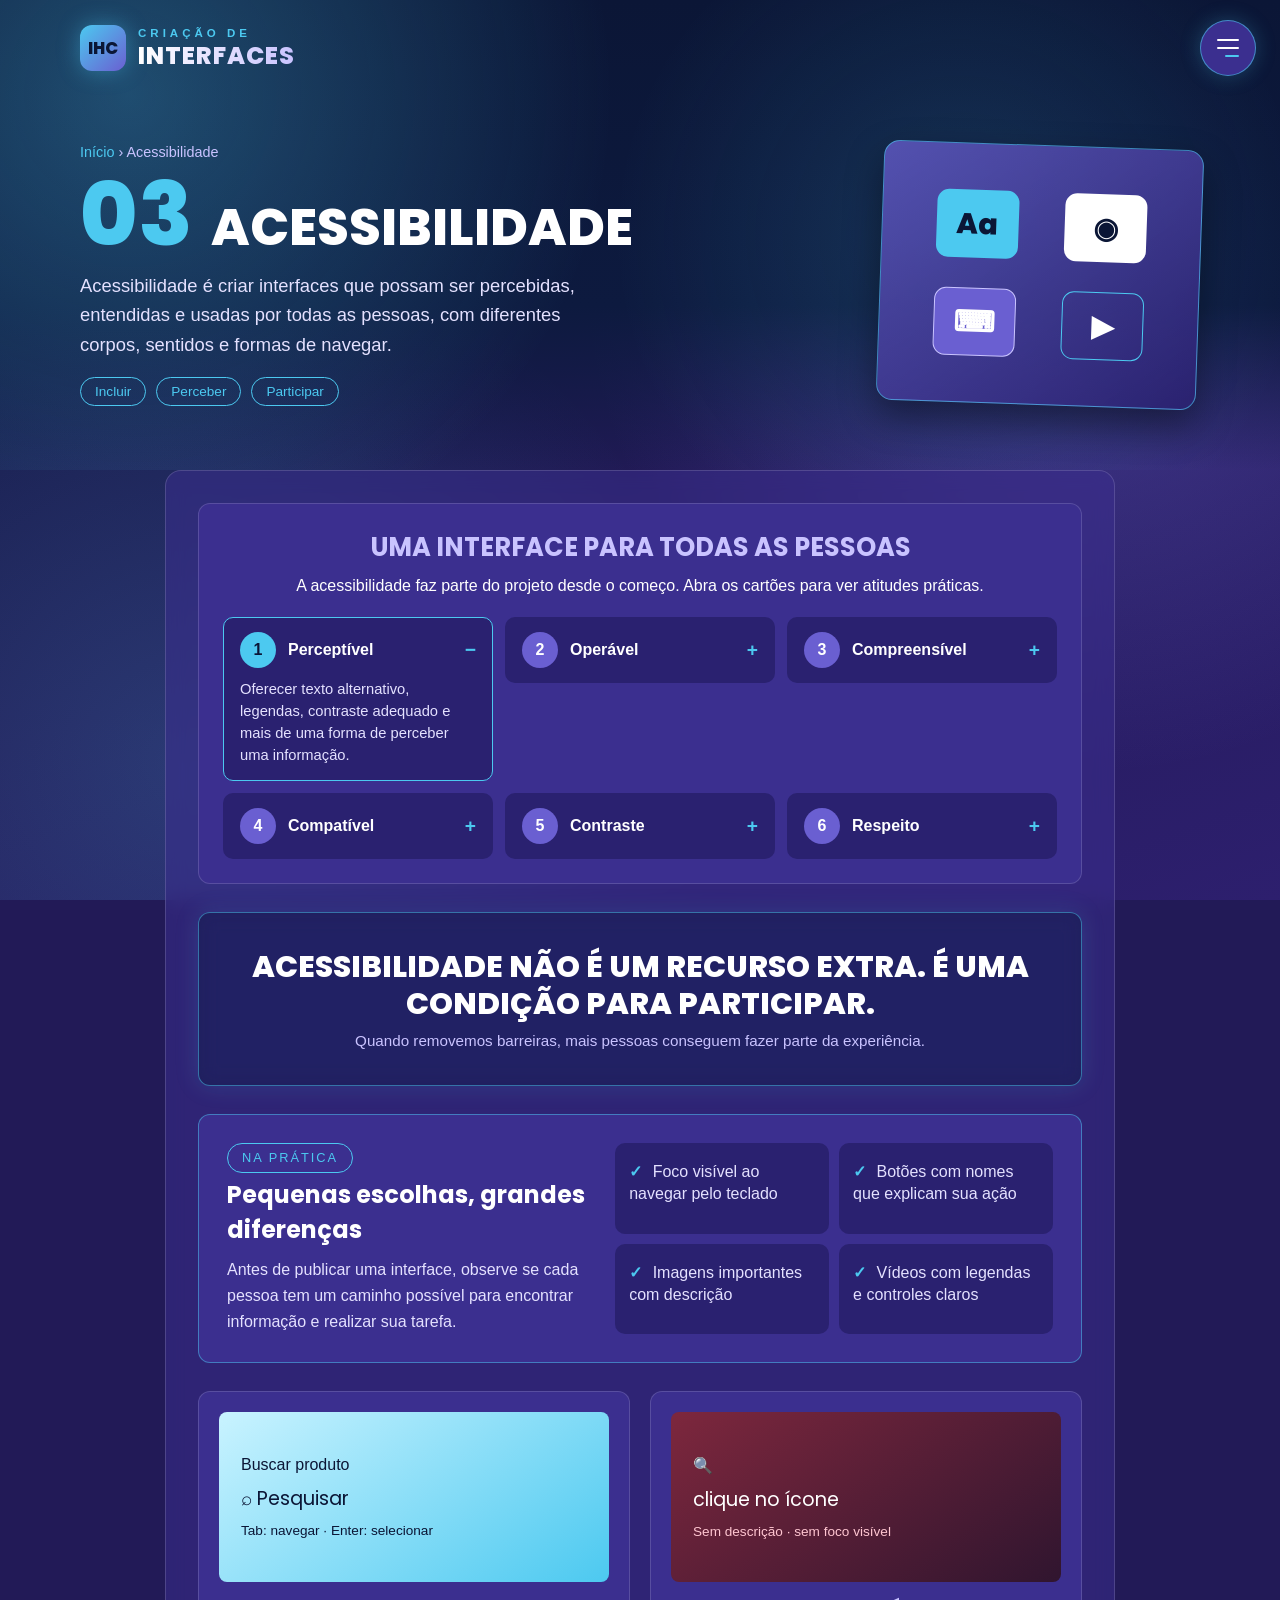
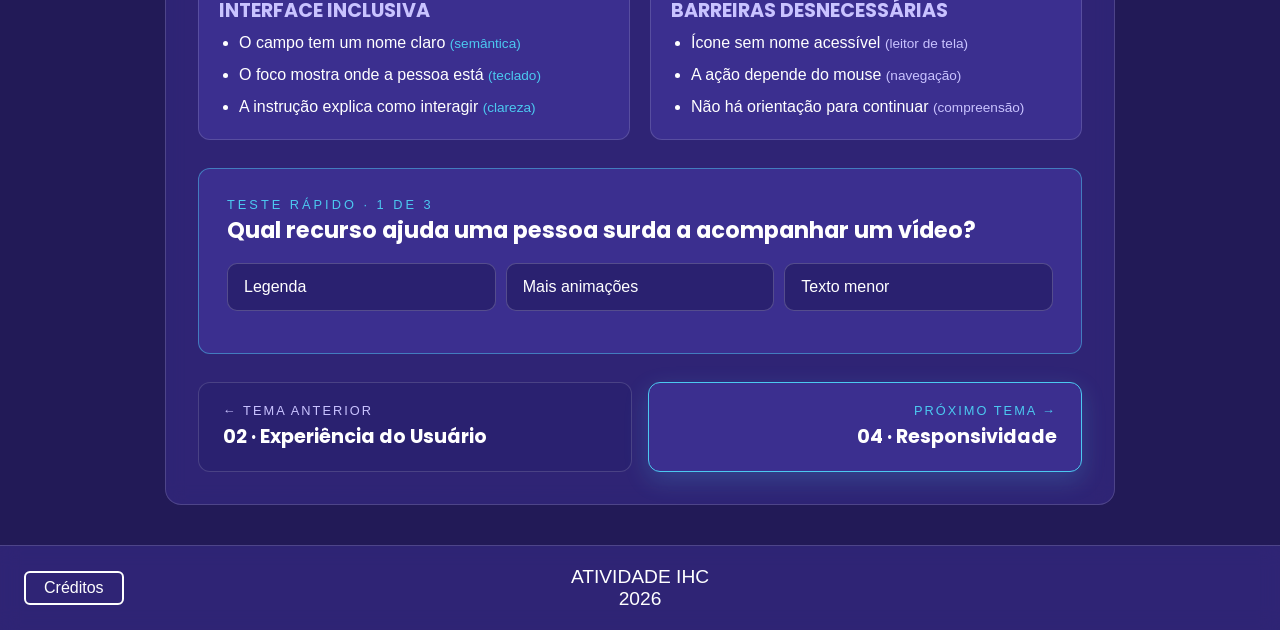
<file: acessibilidade.html>
<!DOCTYPE html>
<html lang="pt-BR">
<head>
    <meta charset="UTF-8">
    <meta name="viewport" content="width=device-width, initial-scale=1.0">
    <title>Acessibilidade | Criação de Interfaces</title>
    <link rel="preconnect" href="https://fonts.googleapis.com">
    <link href="https://fonts.googleapis.com/css2?family=Poppins:wght@600;700;800&display=swap" rel="stylesheet">
    <link rel="stylesheet" href="style.css">
    <link rel="stylesheet" href="usabilidade.css">
    <link rel="stylesheet" href="acessibilidade.css">
</head>
<body>
    <button class="botao-menu" aria-label="Abrir menu" aria-expanded="false" aria-controls="menu-lista">
        <span></span><span></span><span></span>
    </button>
    <nav class="menu-lista" id="menu-lista" aria-label="Menu principal">
        <ul>
            <li><a href="index.html"><span>00</span>Início</a></li>
            <li><a href="usabilidade.html"><span>01</span>Usabilidade</a></li>
            <li><a href="ux.html"><span>02</span>Experiência do Usuário</a></li>
            <li><a href="acessibilidade.html" aria-current="page"><span>03</span>Acessibilidade</a></li>
            <li><a href="responsividade.html"><span>04</span>Responsividade</a></li>
        </ul>
    </nav>
    <div class="menu-fundo"></div>

    <section class="inicio">
        <header class="cabecalho">
            <a href="index.html" class="logo">
                <span class="logo-icone" aria-hidden="true">IHC</span>
                <span class="logo-texto"><span class="logo-pequeno">Criação de</span><span class="logo-grande">Interfaces</span></span>
            </a>
        </header>
        <div class="inicio-conteudo">
            <div class="tema-texto">
                <nav class="caminho" aria-label="Caminho"><a href="index.html">Início</a> <span aria-hidden="true">›</span> Acessibilidade</nav>
                <div class="tema-titulo"><span class="tema-numero" aria-hidden="true">03</span><h1>Acessibilidade</h1></div>
                <p class="tema-descricao">Acessibilidade é criar interfaces que possam ser percebidas, entendidas e usadas por todas as pessoas, com diferentes corpos, sentidos e formas de navegar.</p>
                <div class="etiquetas"><span class="etiqueta">Incluir</span><span class="etiqueta">Perceber</span><span class="etiqueta">Participar</span></div>
            </div>
            <div class="acessibilidade-hero" role="img" aria-label="Símbolos representando diferentes formas de interação">
                <span class="acesso-simbolo">Aa</span><span class="acesso-simbolo">◉</span><span class="acesso-simbolo">⌨</span><span class="acesso-simbolo">▶</span>
            </div>
        </div>
    </section>

    <main class="conteudo">
        <section class="secao">
            <h2>Uma interface para todas as pessoas</h2>
            <p class="secao-intro">A acessibilidade faz parte do projeto desde o começo. Abra os cartões para ver atitudes práticas.</p>
            <div class="heuristicas acesso-principios">
                <details class="heuristica" open><summary><span class="numero">1</span>Perceptível</summary><p>Oferecer texto alternativo, legendas, contraste adequado e mais de uma forma de perceber uma informação.</p></details>
                <details class="heuristica"><summary><span class="numero">2</span>Operável</summary><p>Permitir que tudo funcione pelo teclado, sem depender apenas de mouse, toque ou movimentos precisos.</p></details>
                <details class="heuristica"><summary><span class="numero">3</span>Compreensível</summary><p>Usar linguagem clara, navegação previsível e mensagens que ajudem a corrigir erros.</p></details>
                <details class="heuristica"><summary><span class="numero">4</span>Compatível</summary><p>Construir com HTML semântico para funcionar com leitores de tela, navegadores e tecnologias assistivas.</p></details>
                <details class="heuristica"><summary><span class="numero">5</span>Contraste</summary><p>Garantir que textos e controles possam ser identificados mesmo por quem tem baixa visão ou está em uma tela com pouco brilho.</p></details>
                <details class="heuristica"><summary><span class="numero">6</span>Respeito</summary><p>Não usar acessibilidade como barreira: dar tempo, escolha e controle para cada pessoa concluir sua tarefa.</p></details>
            </div>
        </section>

        <section class="destaque">
            <p class="destaque-frase">Acessibilidade não é um recurso extra. É uma condição para participar.</p>
            <p class="destaque-fonte">Quando removemos barreiras, mais pessoas conseguem fazer parte da experiência.</p>
        </section>

        <section class="acesso-checklist" aria-labelledby="checklist-titulo">
            <div>
                <p class="selo">Na prática</p>
                <h2 id="checklist-titulo">Pequenas escolhas, grandes diferenças</h2>
                <p>Antes de publicar uma interface, observe se cada pessoa tem um caminho possível para encontrar informação e realizar sua tarefa.</p>
            </div>
            <ul>
                <li><span aria-hidden="true">✓</span> Foco visível ao navegar pelo teclado</li>
                <li><span aria-hidden="true">✓</span> Botões com nomes que explicam sua ação</li>
                <li><span aria-hidden="true">✓</span> Imagens importantes com descrição</li>
                <li><span aria-hidden="true">✓</span> Vídeos com legendas e controles claros</li>
            </ul>
        </section>

        <section class="exemplos">
            <div class="exemplo">
                <div class="exemplo-imagem acesso-exemplo acesso-positivo"><span>Buscar produto</span><strong>⌕  Pesquisar</strong><small>Tab: navegar · Enter: selecionar</small></div>
                <h3>Interface inclusiva</h3>
                <ul><li>O campo tem um nome claro <span>(semântica)</span></li><li>O foco mostra onde a pessoa está <span>(teclado)</span></li><li>A instrução explica como interagir <span>(clareza)</span></li></ul>
            </div>
            <div class="exemplo exemplo-ruim">
                <div class="exemplo-imagem acesso-exemplo acesso-negativo"><span>🔍</span><strong>clique no ícone</strong><small>Sem descrição · sem foco visível</small></div>
                <h3>Barreiras desnecessárias</h3>
                <ul><li>Ícone sem nome acessível <span>(leitor de tela)</span></li><li>A ação depende do mouse <span>(navegação)</span></li><li>Não há orientação para continuar <span>(compreensão)</span></li></ul>
            </div>
        </section>

        <section class="quiz">
            <p class="quiz-contador">Teste rápido · <span id="quiz-numero">1</span> de 3</p>
            <h2 class="quiz-pergunta" id="quiz-pergunta"></h2>
            <div class="quiz-opcoes" id="quiz-opcoes"></div>
            <p class="quiz-resposta" id="quiz-resposta" aria-live="polite"></p>
            <button class="quiz-proxima" id="quiz-proxima" hidden>Próxima →</button>
        </section>

        <nav class="navegacao-temas" aria-label="Navegar entre temas">
            <a href="ux.html" class="nav-tema"><span class="nav-tema-dica">← Tema anterior</span><span class="nav-tema-nome">02 · Experiência do Usuário</span></a>
            <a href="responsividade.html" class="nav-tema nav-proximo"><span class="nav-tema-dica">Próximo tema →</span><span class="nav-tema-nome">04 · Responsividade</span></a>
        </nav>
    </main>
    <footer class="rodape"><a href="#" class="btn-creditos">Créditos</a><p>Atividade IHC<br>2026</p></footer>
    <script src="script.js"></script>
    <script src="acessibilidade.js"></script>
</body>
</html>
</file>
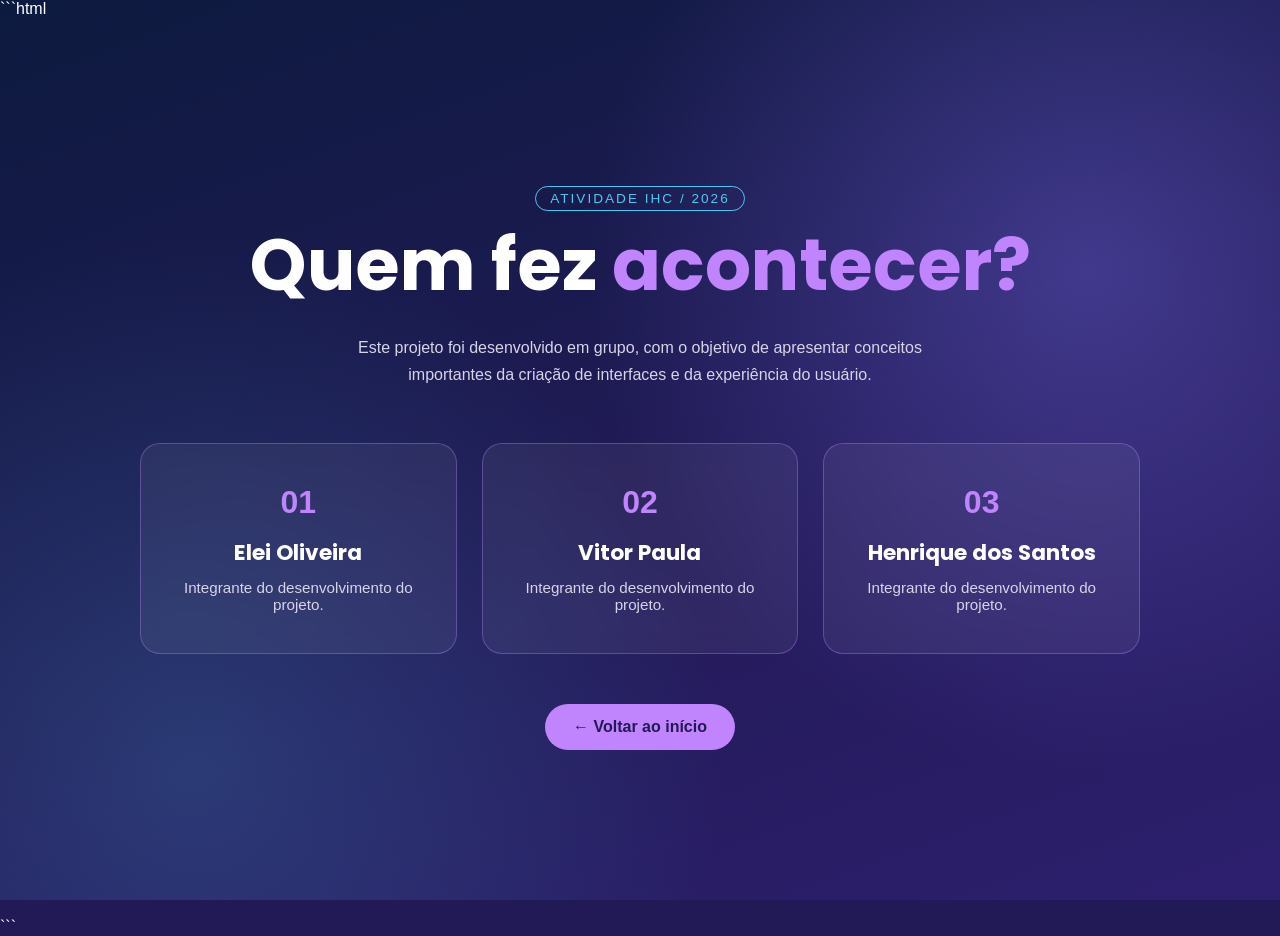
<file: creditos.html>
```html
<!DOCTYPE html>
<html lang="pt-BR">
<head>
    <meta charset="UTF-8">
    <meta name="viewport" content="width=device-width, initial-scale=1.0">
    <title>Créditos | Criação de Interfaces</title>
    <link rel="preconnect" href="https://fonts.googleapis.com">
    <link href="https://fonts.googleapis.com/css2?family=Poppins:wght@400;600;700;800&display=swap" rel="stylesheet">
    <link rel="stylesheet" href="style.css">
    <link rel="stylesheet" href="responsividade.css">

    <style>
        .creditos {
            min-height: 100vh;
            padding: 100px 8%;
            display: flex;
            flex-direction: column;
            align-items: center;
            justify-content: center;
            text-align: center;
        }

        .creditos h1 {
            font-size: clamp(2.5rem, 6vw, 4.5rem);
            margin-bottom: 15px;
        }

        .creditos h1 span {
            color: #c084fc;
        }

        .creditos-descricao {
            color: #d8d4e8;
            max-width: 600px;
            margin-bottom: 55px;
            line-height: 1.7;
        }

        .creditos-grade {
            display: grid;
            grid-template-columns: repeat(3, 1fr);
            gap: 25px;
            width: 100%;
            max-width: 1000px;
        }

        .integrante {
            padding: 40px 20px;
            border: 1px solid rgba(192, 132, 252, 0.35);
            border-radius: 20px;
            background: rgba(255, 255, 255, 0.06);
            backdrop-filter: blur(10px);
            transition: 0.3s;
        }

        .integrante:hover {
            transform: translateY(-8px);
            border-color: #c084fc;
        }

        .integrante-numero {
            font-size: 2rem;
            font-weight: 800;
            color: #c084fc;
            display: block;
            margin-bottom: 15px;
        }

        .integrante h2 {
            font-size: 1.35rem;
            margin-bottom: 10px;
        }

        .integrante p {
            color: #d8d4e8;
            font-size: 0.95rem;
        }

        .voltar {
            margin-top: 50px;
            padding: 14px 28px;
            border-radius: 30px;
            background: #c084fc;
            color: #221a57;
            text-decoration: none;
            font-weight: 700;
            transition: 0.3s;
        }

        .voltar:hover {
            transform: scale(1.05);
            background: #d8b4fe;
        }

        @media (max-width: 750px) {
            .creditos-grade {
                grid-template-columns: 1fr;
                max-width: 400px;
            }
        }
    </style>
</head>

<body>

    <main class="creditos">
        <p class="selo">Atividade IHC / 2026</p>

        <h1>Quem fez <span>acontecer?</span></h1>

        <p class="creditos-descricao">
            Este projeto foi desenvolvido em grupo, com o objetivo de apresentar
            conceitos importantes da criação de interfaces e da experiência do usuário.
        </p>

        <div class="creditos-grade">

            <article class="integrante">
                <span class="integrante-numero">01</span>
                <h2>Elei Oliveira</h2>
                <p>Integrante do desenvolvimento do projeto.</p>
            </article>

            <article class="integrante">
                <span class="integrante-numero">02</span>
                <h2>Vitor Paula</h2>
                <p>Integrante do desenvolvimento do projeto.</p>
            </article>

            <article class="integrante">
                <span class="integrante-numero">03</span>
                <h2>Henrique dos Santos</h2>
                <p>Integrante do desenvolvimento do projeto.</p>
            </article>

        </div>

        <a href="index.html" class="voltar">← Voltar ao início</a>
    </main>

</body>
</html>
```
</file>
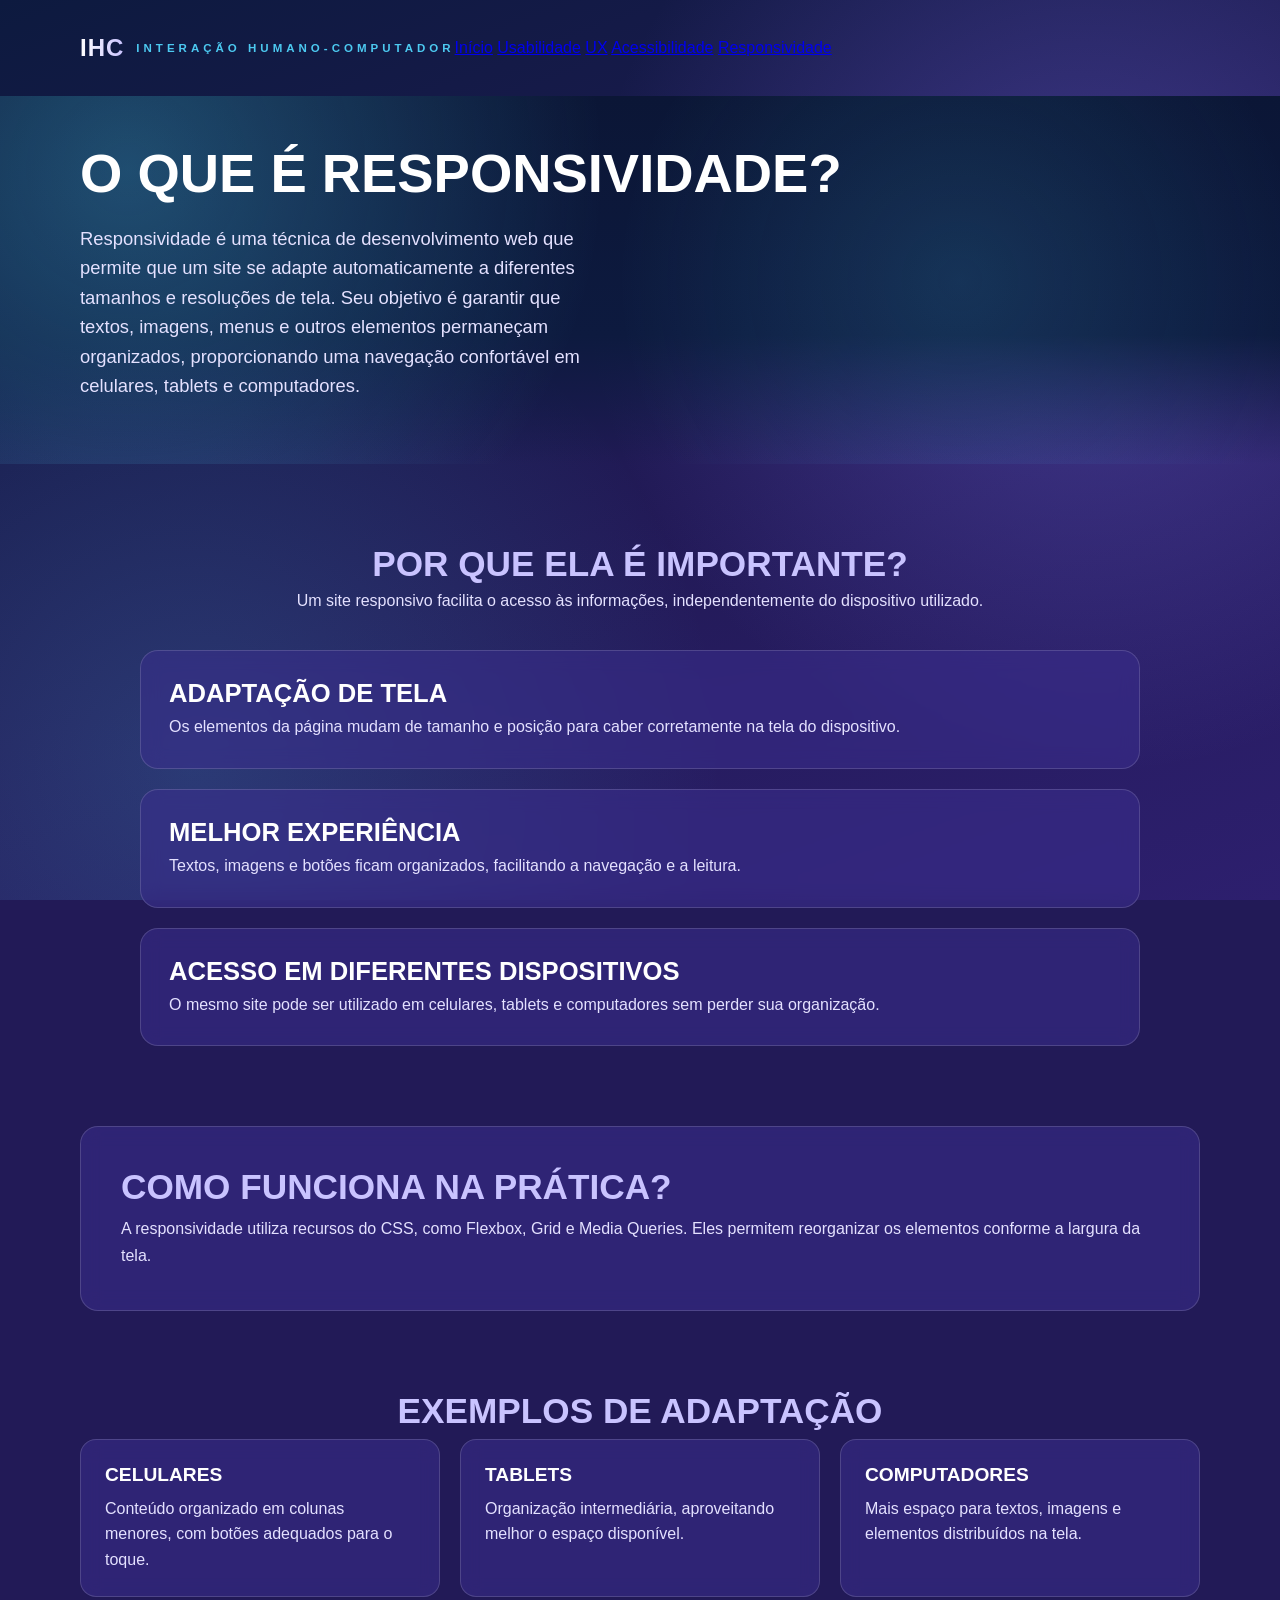
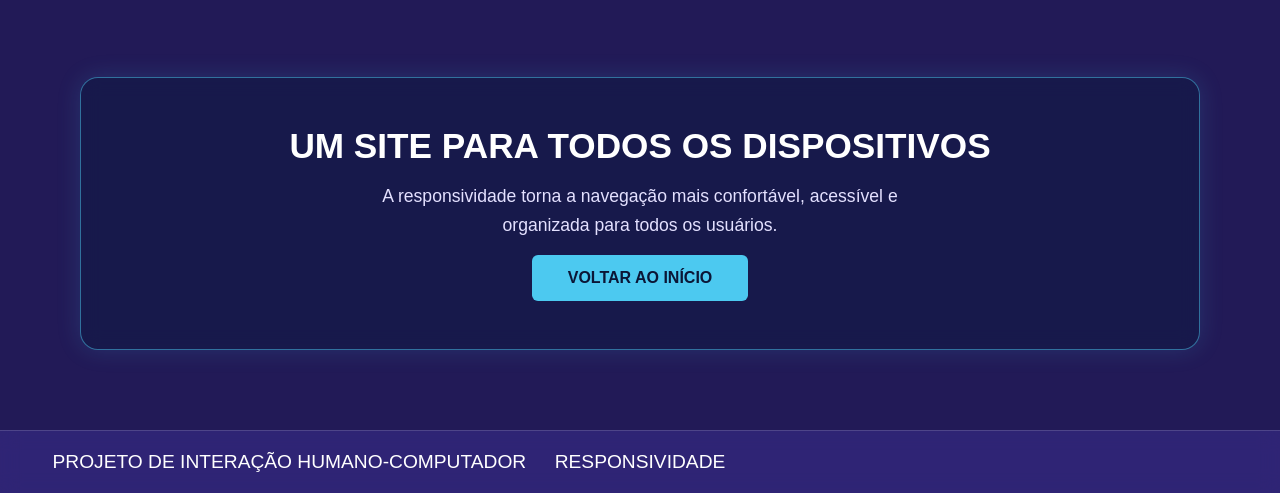
<file: responsividade.html>
<!DOCTYPE html>
<html lang="pt-BR">
<head>
    <meta charset="UTF-8">
    <meta name="viewport" content="width=device-width, initial-scale=1.0">
    <title>Responsividade - Projeto IHC</title>

    <link rel="stylesheet" href="style.css">
    <link rel="stylesheet" href="responsividade.css">
</head>
<body>

   <header class="cabecalho">
    <a href="index.html" class="logo">
        <span class="logo-grande">IHC</span>
        <span class="logo-pequeno">INTERAÇÃO HUMANO-COMPUTADOR</span>
    </a>

    <nav aria-label="Navegação principal">
        <a href="index.html">Início</a>
        <a href="usabilidade.html">Usabilidade</a>
        <a href="ux.html">UX</a>
        <a href="acessibilidade.html">Acessibilidade</a>
        <a href="responsividade.html">Responsividade</a>
    </nav>
</header>

<main>
        <section class="inicio">
            <div class="inicio-conteudo">
                <div class="inicio-texto">
                    <h1 class="inicio-titulo">O que é Responsividade?</h1>

                    <p class="inicio-descricao">
    Responsividade é uma técnica de desenvolvimento web que permite
    que um site se adapte automaticamente a diferentes tamanhos
    e resoluções de tela. Seu objetivo é garantir que textos,
    imagens, menus e outros elementos permaneçam organizados,
    proporcionando uma navegação confortável em celulares,
    tablets e computadores.
</p>
                </div>
            </div>
        </section>

        <section class="jornada">
            <div class="jornada-topo">
                <h2>Por que ela é importante?</h2>
                <p>
                    Um site responsivo facilita o acesso às informações,
                    independentemente do dispositivo utilizado.
                </p>
            </div>

            <article class="passo">
                <div class="passo-texto">
                    <h3>Adaptação de tela</h3>
                    <p>
                        Os elementos da página mudam de tamanho e posição
                        para caber corretamente na tela do dispositivo.
                    </p>
                </div>
            </article>

            <article class="passo">
                <div class="passo-texto">
                    <h3>Melhor experiência</h3>
                    <p>
                        Textos, imagens e botões ficam organizados,
                        facilitando a navegação e a leitura.
                    </p>
                </div>
            </article>

            <article class="passo">
                <div class="passo-texto">
                    <h3>Acesso em diferentes dispositivos</h3>
                    <p>
                        O mesmo site pode ser utilizado em celulares,
                        tablets e computadores sem perder sua organização.
                    </p>
                </div>
            </article>
        </section>

        <section class="conexao">
            <div class="conexao-texto">
                <h2>Como funciona na prática?</h2>
                <p>
                    A responsividade utiliza recursos do CSS, como Flexbox,
                    Grid e Media Queries. Eles permitem reorganizar os
                    elementos conforme a largura da tela.
                </p>
            </div>
        </section>

        <section class="aplica">
            <h2>Exemplos de adaptação</h2>

            <div class="aplica-grade">
                <article class="aplica-cartao">
                    <h3>Celulares</h3>
                    <p>
                        Conteúdo organizado em colunas menores,
                        com botões adequados para o toque.
                    </p>
                </article>

                <article class="aplica-cartao">
                    <h3>Tablets</h3>
                    <p>
                        Organização intermediária, aproveitando
                        melhor o espaço disponível.
                    </p>
                </article>

                <article class="aplica-cartao">
                    <h3>Computadores</h3>
                    <p>
                        Mais espaço para textos, imagens e
                        elementos distribuídos na tela.
                    </p>
                </article>
            </div>
        </section>

        <section class="chamada">
            <h2>Um site para todos os dispositivos</h2>
            <p>
                A responsividade torna a navegação mais confortável,
                acessível e organizada para todos os usuários.
            </p>
            <a href="index.html">Voltar ao início</a>
        </section>
    </main>

    <footer class="rodape">
        <p>Projeto de Interação Humano-Computador</p>
        <p>Responsividade</p>
    </footer>

</body>
</html>
</file>
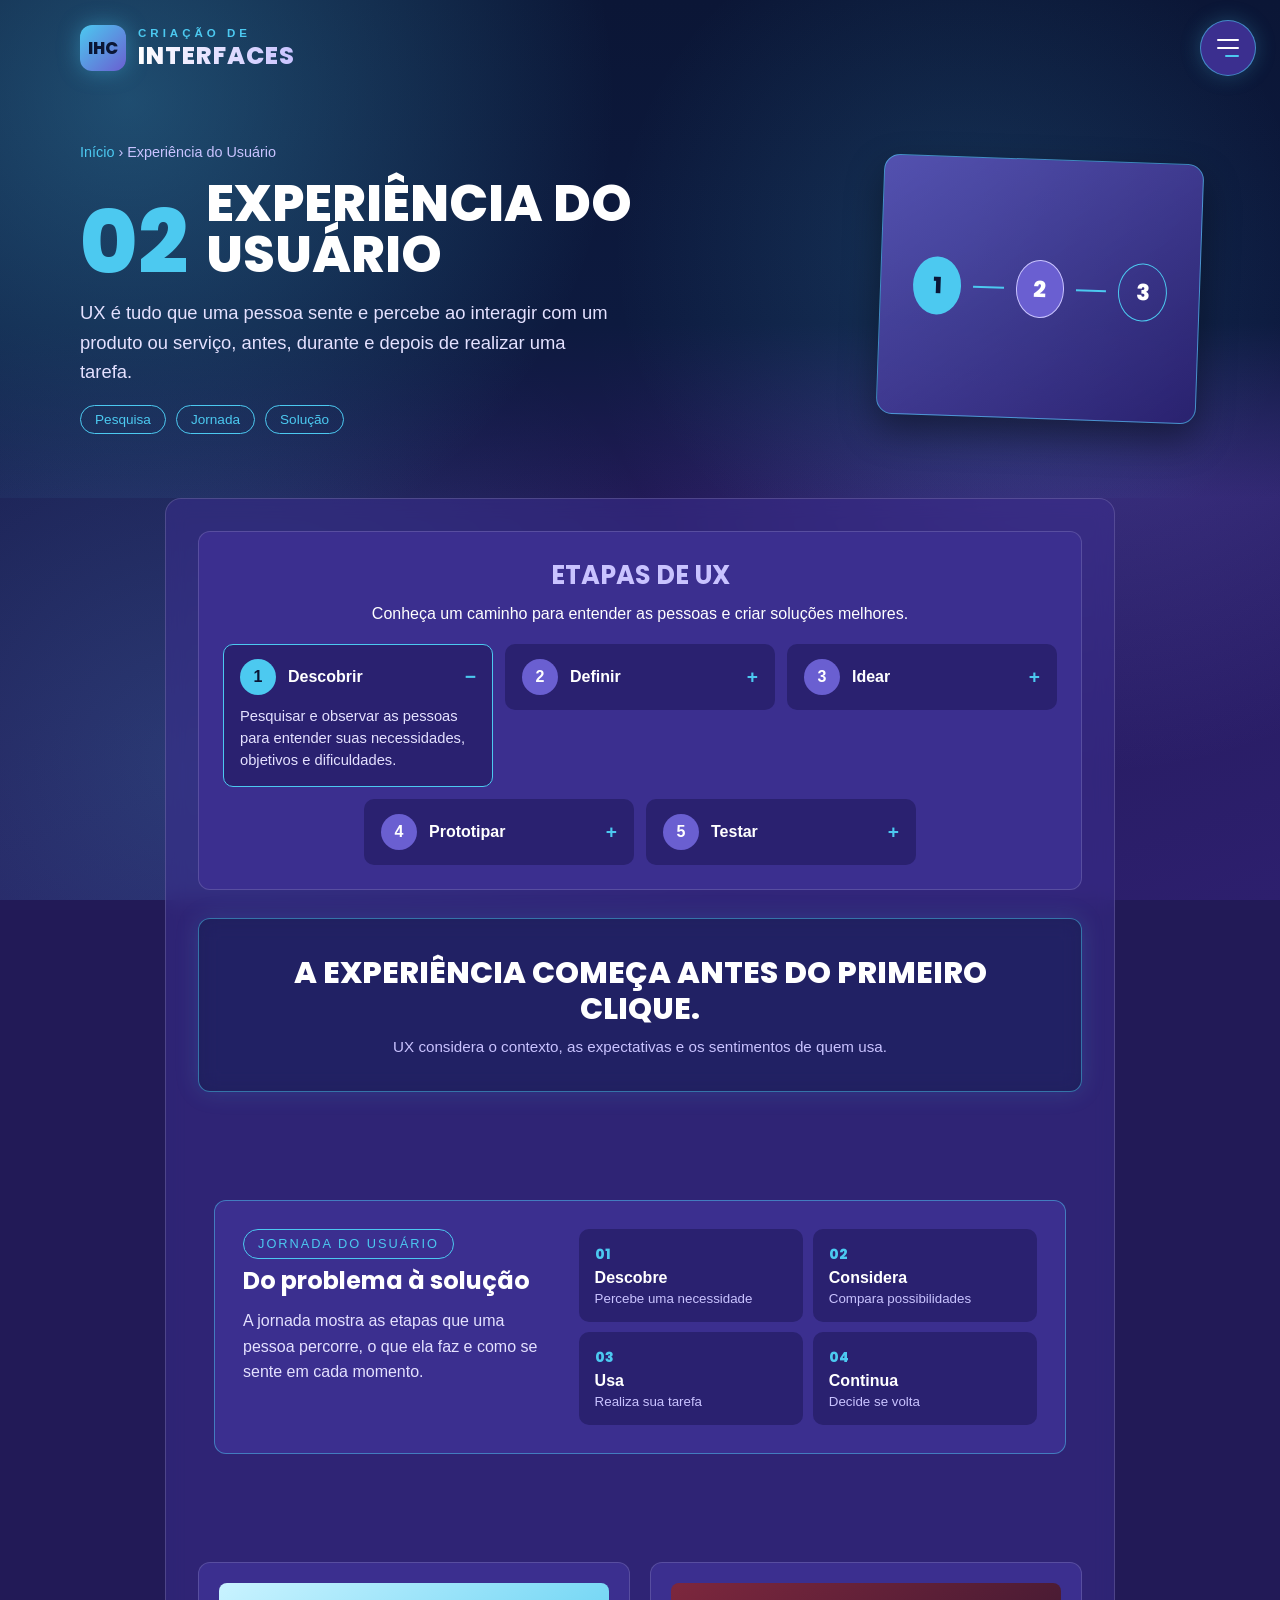
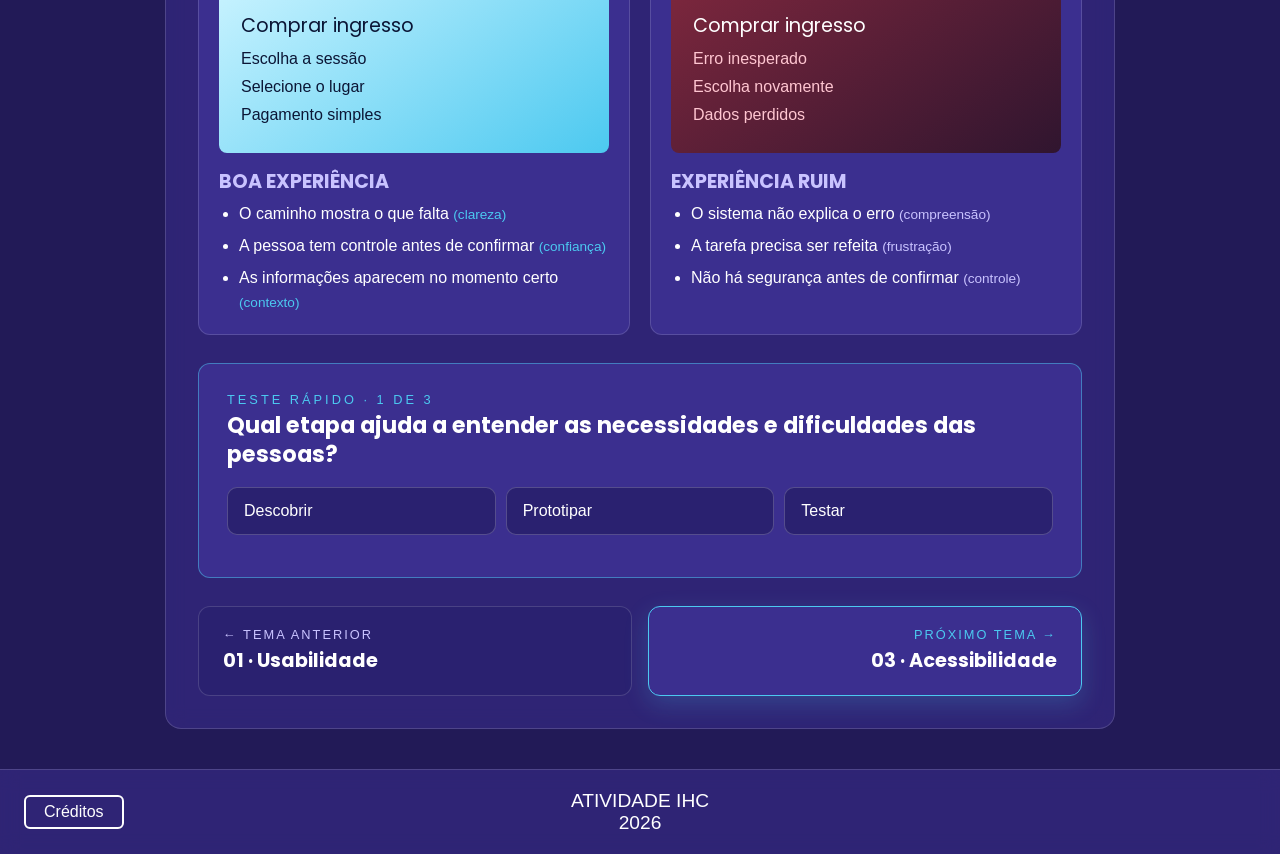
<file: ux.html>
<!DOCTYPE html>
<html lang="pt-BR">
<head>
    <meta charset="UTF-8">
    <meta name="viewport" content="width=device-width, initial-scale=1.0">
    <title>Experiência do Usuário | Criação de Interfaces</title>
    <link rel="preconnect" href="https://fonts.googleapis.com">
    <link href="https://fonts.googleapis.com/css2?family=Poppins:wght@600;700;800&display=swap" rel="stylesheet">
    <link rel="stylesheet" href="style.css">
    <link rel="stylesheet" href="usabilidade.css">
    <link rel="stylesheet" href="ux.css">
</head>
<body>
    <button class="botao-menu" aria-label="Abrir menu" aria-expanded="false" aria-controls="menu-lista">
        <span></span><span></span><span></span>
    </button>
    <nav class="menu-lista" id="menu-lista" aria-label="Menu principal">
        <ul>
            <li><a href="index.html"><span>00</span>Início</a></li>
            <li><a href="usabilidade.html"><span>01</span>Usabilidade</a></li>
            <li><a href="ux.html" aria-current="page"><span>02</span>Experiência do Usuário</a></li>
            <li><a href="acessibilidade.html"><span>03</span>Acessibilidade</a></li>
            <li><a href="responsividade.html"><span>04</span>Responsividade</a></li>
        </ul>
    </nav>
    <div class="menu-fundo"></div>

    <section class="inicio">
        <header class="cabecalho">
            <a href="index.html" class="logo">
                <span class="logo-icone" aria-hidden="true">IHC</span>
                <span class="logo-texto"><span class="logo-pequeno">Criação de</span><span class="logo-grande">Interfaces</span></span>
            </a>
        </header>
        <div class="inicio-conteudo">
            <div class="tema-texto">
                <nav class="caminho" aria-label="Caminho"><a href="index.html">Início</a> <span aria-hidden="true">›</span> Experiência do Usuário</nav>
                <div class="tema-titulo"><span class="tema-numero" aria-hidden="true">02</span><h1>Experiência do Usuário</h1></div>
                <p class="tema-descricao">UX é tudo que uma pessoa sente e percebe ao interagir com um produto ou serviço, antes, durante e depois de realizar uma tarefa.</p>
                <div class="etiquetas"><span class="etiqueta">Pesquisa</span><span class="etiqueta">Jornada</span><span class="etiqueta">Solução</span></div>
            </div>
            <div class="ux-hero" role="img" aria-label="Representação de uma jornada de experiência do usuário">
                <span class="ux-ponto">1</span><span class="ux-linha"></span><span class="ux-ponto">2</span><span class="ux-linha"></span><span class="ux-ponto">3</span>
            </div>
        </div>
    </section>

    <main class="conteudo">
        <section class="secao">
            <h2>Etapas de UX</h2>
            <p class="secao-intro">Conheça um caminho para entender as pessoas e criar soluções melhores.</p>
            <div class="heuristicas ux-etapas">
                <details class="heuristica" open><summary><span class="numero">1</span>Descobrir</summary><p>Pesquisar e observar as pessoas para entender suas necessidades, objetivos e dificuldades.</p></details>
                <details class="heuristica"><summary><span class="numero">2</span>Definir</summary><p>Organizar os aprendizados e definir qual problema realmente precisa ser resolvido.</p></details>
                <details class="heuristica"><summary><span class="numero">3</span>Idear</summary><p>Gerar possibilidades de solução sem escolher a primeira ideia antes de comparar alternativas.</p></details>
                <details class="heuristica"><summary><span class="numero">4</span>Prototipar</summary><p>Transformar uma ideia em uma versão simples para testar antes de desenvolver tudo.</p></details>
                <details class="heuristica"><summary><span class="numero">5</span>Testar</summary><p>Observar pessoas usando a solução e descobrir o que precisa ser melhorado.</p></details>
            </div>
        </section>

        <section class="destaque">
            <p class="destaque-frase">A experiência começa antes do primeiro clique.</p>
            <p class="destaque-fonte">UX considera o contexto, as expectativas e os sentimentos de quem usa.</p>
        </section>

        <section class="jornada" aria-labelledby="jornada-titulo">
            <div>
                <p class="selo">Jornada do usuário</p>
                <h2 id="jornada-titulo">Do problema à solução</h2>
                <p>A jornada mostra as etapas que uma pessoa percorre, o que ela faz e como se sente em cada momento.</p>
            </div>
            <ol>
                <li><span>01</span><strong>Descobre</strong><small>Percebe uma necessidade</small></li>
                <li><span>02</span><strong>Considera</strong><small>Compara possibilidades</small></li>
                <li><span>03</span><strong>Usa</strong><small>Realiza sua tarefa</small></li>
                <li><span>04</span><strong>Continua</strong><small>Decide se volta</small></li>
            </ol>
        </section>

        <section class="exemplos">
            <div class="exemplo">
                <div class="exemplo-imagem ux-exemplo ux-positivo"><strong>Comprar ingresso</strong><span>Escolha a sessão</span><span>Selecione o lugar</span><span>Pagamento simples</span></div>
                <h3>Boa experiência</h3>
                <ul><li>O caminho mostra o que falta <span>(clareza)</span></li><li>A pessoa tem controle antes de confirmar <span>(confiança)</span></li><li>As informações aparecem no momento certo <span>(contexto)</span></li></ul>
            </div>
            <div class="exemplo exemplo-ruim">
                <div class="exemplo-imagem ux-exemplo ux-negativo"><strong>Comprar ingresso</strong><span>Erro inesperado</span><span>Escolha novamente</span><span>Dados perdidos</span></div>
                <h3>Experiência ruim</h3>
                <ul><li>O sistema não explica o erro <span>(compreensão)</span></li><li>A tarefa precisa ser refeita <span>(frustração)</span></li><li>Não há segurança antes de confirmar <span>(controle)</span></li></ul>
            </div>
        </section>

        <section class="quiz">
            <p class="quiz-contador">Teste rápido · <span id="quiz-numero">1</span> de 3</p>
            <h2 class="quiz-pergunta" id="quiz-pergunta"></h2>
            <div class="quiz-opcoes" id="quiz-opcoes"></div>
            <p class="quiz-resposta" id="quiz-resposta" aria-live="polite"></p>
            <button class="quiz-proxima" id="quiz-proxima" hidden>Próxima →</button>
        </section>

        <nav class="navegacao-temas" aria-label="Navegar entre temas">
            <a href="usabilidade.html" class="nav-tema"><span class="nav-tema-dica">← Tema anterior</span><span class="nav-tema-nome">01 · Usabilidade</span></a>
            <a href="acessibilidade.html" class="nav-tema nav-proximo"><span class="nav-tema-dica">Próximo tema →</span><span class="nav-tema-nome">03 · Acessibilidade</span></a>
        </nav>
    </main>
    <footer class="rodape"><a href="#" class="btn-creditos">Créditos</a><p>Atividade IHC<br>2026</p></footer>
    <script src="script.js"></script>
    <script src="ux.js"></script>
</body>
</html>
</file>
<file: style.css>
/*codigo para tirar as margens do navegador*/
* {
    margin: 0;
    padding: 0;
    box-sizing: border-box;
}

html {
    scroll-behavior: smooth;
}

/*------------------------------------*/

body {
    color: #ffffff;
    min-height: 100vh;
    display: flex;
    flex-direction: column;

    background-color: #221a57;
    background-image:
        radial-gradient(circle at 85% 30%, rgba(106, 95, 209, 0.45), transparent 40%),
        radial-gradient(circle at 15% 85%, rgba(76, 201, 240, 0.18), transparent 40%),
        linear-gradient(160deg, #0d1a3f 0%, #221a57 55%, #2d1f6e 100%);
    background-attachment: fixed;

    font-family: "Segoe UI", Arial, sans-serif;
}

h1, h2, h3 {
    font-family: "Poppins", "Segoe UI", sans-serif;
}

/*------------------------------------*/

.cabecalho {
    height: 96px;
    padding: 0 max(16px, calc((100% - 1120px) / 2));
    display:flex;
    align-items: center;
}

.botao-menu {
    position:fixed;
    top: 20px;
    right: 24px;
    z-index: 40;
    width: 56px;
    height: 56px;
    display: flex;
    flex-direction: column;
    justify-content: center;
    align-items: center;
    gap: 6px;
    border: 1px solid rgba(76, 201, 240, 0.6);
    border-radius: 50%;
    box-shadow: 0 0 20px rgba(76, 201, 240, 0.25);
    background: #3b2f8f;
    cursor: pointer;
    transition: background 0.2s;
}

.botao-menu:hover {
    background: #6a5fd1;
}


.botao-menu span {
    display: block;
    width: 22px;
    height: 2px;
    background: #ffffff;
    border-radius: 2px;
    transition: transform 0.3s, opacity 0.3s;
}

.botao-menu span:nth-child(3) {
    width: 14px;
    margin-left: 8px;
    background: #4cc9f0;
}

/*rotação das linhas pra virar X no menu*/
.botao-menu.aberto span:nth-child(1) {
    transform: translateY(8px) rotate(45deg);
}

/*some a linah do meio*/
.botao-menu.aberto span:nth-child(2) {
    opacity: 0;
}

/*terceira linha*/
.botao-menu.aberto span:nth-child(3) {
    width: 22px;
    margin-left: 0;
    background: #ffffff;
    transform: translateY(-8px) rotate(-45deg);
}

.menu-fundo {
    position: fixed;
    inset: 0;
    z-index: 30;
    pointer-events: none;
}

.menu-fundo.aberto {
    pointer-events: auto;
}

.menu-lista {
    position: fixed;
    top: 20px;
    right: 24px;
    z-index: 35;
    height: 56px;
    padding: 0 72px 0 12px;
    display:flex;
    align-items: center;

    background: #1d1650;
    border: 1px solid rgba(76, 201, 240, 0.6);
    border-radius: 999px;
    box-shadow: 0 10px 30px rgba(0, 0, 0, 0.4), 0 0 20px rgba(76, 201, 240, 0.2);

    clip-path: inset(0 0 0 100% round 999px);
    visibility: hidden;
    transition: clip-path 0.45s ease, visibility 0s 0.45s;
}

.menu-lista.aberto {
    clip-path: inset(0 0 0 0 round 999px);
    visibility: visible;
    transition: clip-path 0.45s ease, visibility 0s;
}

.menu-lista ul {
    list-style: none;
    display: flex;
    gap: 4px;
}

.menu-lista ul a {
    display: flex;
    align-items: center;
    gap: 8px;
    padding: 10px 16px;
    white-space: nowrap;
    color: #ffffff;
    text-decoration: none;
    font-size: 1.05rem;
    border-radius: 999px;
    transition: background 0.2s;
}

.menu-lista ul a span {
    font-family: "Poppins", sans-serif;
    font-weight: 800;
    color: #6a5fd1;
    transition: color 0.2s;
}

.menu-lista ul a:hover {
    background: rgba(76, 201, 240, 0.15);
}

.menu-lista ul a:hover span {
    color: #4cc9f0;
}

.menu-lista ul a[aria-current="page"] {
    background: rgba(76, 201, 240, 0.12);
}

.menu-lista ul a[aria-current="page"] span {
    color: #4cc9f0;
}

.logo {
    display: inline-flex;
    align-items: center;
    gap: 12px;
    color: #ffffff;
    text-decoration: none;
}

.logo-icone {
    width: 46px;
    height: 46px;
    display: flex;
    align-items: center;
    justify-content: center;
    font-family: "Poppins", sans-serif;
    font-weight: 800;
    font-size: 1.05rem;
    color: #0b1636;
    background: linear-gradient(135deg, #4cc9f0, #6a5fd1);
    border-radius: 12px;
    box-shadow: 0 0 22px rgba(76, 201, 240, 0.4);
    transition: transform 0.3s;
}

.logo:hover .logo-icone {
    transform: rotate(-8deg) scale(1.06);
}

.logo-texto {
    display: flex;
    flex-direction: column;
    gap: 4px;
    line-height: 1;
}

.logo-pequeno {
    font-size: 0.72rem;
    font-weight: 600;
    letter-spacing: 4px;
    text-transform: uppercase;
    color: #4cc9f0;
}

.logo-grande {
    font-family: "Poppins", sans-serif;
    font-size: 1.5rem;
    font-weight: 800;
    letter-spacing: 1px;
    text-transform: uppercase;
    background: linear-gradient(90deg, #ffffff, #c9c3ff);
    -webkit-background-clip: text;
    background-clip: text;
    color: transparent;
}

/*------------------------------------*/

.botao-principal {
    display: inline-block;
    padding: 14px 32px;
    font-weight: 600;
    text-transform: uppercase;
    text-decoration: none;
    border-radius:6px;
    transition:0.2s;
}

.botao-principal {
    color: #0d1a3f;
    background: #4cc9f0;
}

.botao-principal:hover {
    background: #ffffff;
}


/*------------------------------------*/
/* nova abertura */
.inicio {
    width: 100%;
    padding-bottom: 64px;

    background-image:
        radial-gradient(circle at 10% 20%, rgba(76, 201, 240, 0.3), transparent 40%),
        radial-gradient(circle at 75% 50%, rgba(76, 201, 240, 0.15), transparent 35%),
        linear-gradient(to bottom, #0b1636 0%, #0d1a3f 65%, rgba(13, 26, 63, 0) 100%);
}

.inicio-conteudo {
    padding: 48px max(16px, calc((100% - 1120px) / 2)) 0;
    display: flex;
    flex-wrap: wrap;
    align-items: center;
    gap: 48px;
}

.inicio-texto {
    flex: 999 1 440px;
    min-width: 0;
    display: flex;
    flex-direction: column;
    gap: 20px;
}

.selo {
    width: fit-content;
    padding: 4px 14px;
    font-size: 0.85rem;
    letter-spacing: 2px;
    text-transform: uppercase;
    color: #4cc9f0;
    border: 1px solid #4cc9f0;
    border-radius: 20px;
}

.inicio-titulo {
    font-size: 3.4rem;
    font-weight: 800;
    line-height: 1.1;
    text-transform: uppercase;
}

.inicio-titulo span {
    color: #4cc9f0;
}

.inicio-descricao {
    max-width: 520px;
    font-size: 1.15rem;
    line-height: 1.6;
    color: #e4e1ff;
}

.botoes {
    display: flex;
    flex-wrap: wrap;
    gap: 14px;
}

/*------------------------------------*/
.tema-cartoes {
    flex: 1 1 400px;
    display: grid;
    grid-template-columns: repeat(2, minmax(0, 1fr));
    gap: 16px;
}

.tema-cartao {
    display: block;
    text-decoration: none;
    padding: 24px;
    border-radius: 16px;
    box-shadow: 0 16px 36px rgba(0, 0, 0, 0.4);
    transition: transform 0.3s;
}

.tema-cartao img {
    display: block;
    width: 48px;
    height: 48px;
    object-fit: contain;
}

.tema-cartao p {
    margin-top: 12px;
    font-family: "Poppins", sans-serif;
    font-weight: 700;
}

.cartao-vidro {
    color: #ffffff;
    background: rgba(59, 47, 143, 0.7);
    border: 1px solid rgba(255, 255, 255, 0.18);
    backdrop-filter: blur(10px);
    -webkit-backdrop-filter: blur(10px);
}

.cartao-ciano {
    color: #0d1a3f;
    background: #4cc9f0;
}

.cartao-roxo {
    color: #ffffff;
    background: #6a5fd1;
}

/*------------------------------------*/
/* faixa q separa o titulo*/
.faixa {
    position: relative;
    width: 100%;
    z-index: 2;
    margin: -32px auto 0;
    padding: 14px 20px;
    display: flex;
    flex-wrap: wrap;
    justify-content: center;
    gap: 10px 36px;

    font-family: "Poppins", sans-serif;
    font-weight: 600;
    font-size: 1.05rem;
    letter-spacing: 2px;
    text-transform: uppercase;
    color: #ffffff;

    background: rgba(13, 26, 63, 0.55);
    backdrop-filter: blur(12px);
    -webkit-backdrop-filter: blur(12px);
    border-top: 1px solid rgba(76, 201, 240, 0.5);
    border-bottom: 1px solid rgba(76, 201, 240, 0.5);
    box-shadow: 0 10px 30px rgba(0, 0, 0, 0.35), 0 0 24px rgba(76, 201, 240, 0.2);

}

/*as estrelinhas entre as palavras ficam ciano*/
.faixa span[aria-hidden="true"] {
    color: #4cc9f0;
}

/* "entorta" os cartoes */
.tema-cartao:nth-child(1) { transform: rotate(-3deg); }
.tema-cartao:nth-child(2) { transform: rotate(2deg); margin-top: 36px; }
.tema-cartao:nth-child(3) { transform: rotate(2deg); }
.tema-cartao:nth-child(4) { transform: rotate(-2deg); margin-top: 36px; }

/* animação dos cartoes girar e aumentar quando passa o mouse */
.tema-cartao:hover {
    transform: rotate(0) scale(1.04);
}

/*------------------------------------*/

.conteudo {
    flex: 1;
    width: 90%;
    max-width: 950px;
    margin: 40px auto;
    padding: 32px;
    display: flex;
    flex-direction: column;
    gap: 28px;

    background:rgba(59, 47, 143, 0.55);
    backdrop-filter: blur(10px);
    -webkit-backdrop-filter: blur(10px);
    border: 1px solid rgba(255, 255, 255, 0.15);
    border-radius: 16px;
}

.jornada {
    width: calc(100% - 32px);
    max-width: 1000px;
    margin: 80px auto;
    display: flex;
    flex-direction: column;
    gap: 20px;
    scroll-margin-top: 40px;
}

.jornada-topo {
    margin-bottom: 20px;
    text-align: center;
}

.jornada-topo h2,
.conexao h2,
.aplica h2 {
    margin-bottom: 8px;
    font-size: 2.2rem;
    text-transform: uppercase;
    color: #c9c3ff;
}

.jornada-topo p,
.aplica-intro {
    color: #e4e1ff;
}

/*------ novos cards ------*/

.passo {
    display: flex;
    flex-wrap: wrap;
    align-items: center;
    gap: 28px;
    padding: 28px;
    color: #ffffff;
    text-decoration: none;
    background: rgba(59, 47, 143, 0.55);
    backdrop-filter: blur(10px);
    -webkit-backdrop-filter: blur(10px);
    border: 1px solid rgba(255, 255, 255, 0.15);
    border-radius: 18px;
    transition: transform 0.25s, box-shadow 0.25s, border-color 0.25s;
    scroll-margin-top: 40px;
}

.passo:target {
    border-color: #4cc9f0;
    box-shadow: 0 0 0 2px #4cc9f0, 0 8px 28px rgba(76, 201, 240, 0.3);
}

.passo:hover {
    transform: translateY(-4px);
    border-color: rgba(76, 201, 240, 0.5);
    box-shadow: 0 8px 28px rgba(76, 201, 240, 0.3);
}

.passo-numero {
    font-family: "Poppins", sans-serif;
    font-size: 4.5rem;
    font-weight: 800;
    line-height: 1;
    color: #6a5fd1;
    transition: color 0.25s;
}

.passo:hover .passo-numero {
    color: #4cc9f0;
}

.passo-imagem {
    flex: 0 1 200px;
    width: 200px;
    height: 130px;
    object-fit: cover;
    border: 3px solid #6a5fd1;
    border-radius: 12px;
    background: #2a2170;
}

.passo-texto {
    flex: 999 1 300px;
    min-width: 0;
}

.passo-texto h3 {
    margin-bottom: 6px;
    font-size: 1.6rem;
    text-transform: uppercase;
}

.passo-texto p {
    line-height: 1.6;
    color: #e4e1ff;
}

.passo-seta {
    width: 52px;
    height: 52px;
    display: flex;
    align-items: center;
    justify-content: center;
    font-size: 1.5rem;
    font-weight: 800;
    border: 2px solid #ffffff;
    border-radius: 50%;
    transition: 0.25s;
}

.passo:hover .passo-seta {
    color: #0b1636;
    background: #4cc9f0;
    border-color: #4cc9f0;
}

/*------------------------------------*/

.conexao {
    width: calc(100% - 32px);
    max-width: 1120px;
    margin: 0 auto 80px;
    padding: 40px;
    display: flex;
    flex-wrap: wrap;
    align-items: center;
    gap: 32px;
    background: rgba(59, 47, 143, 0.55);
    backdrop-filter: blur(10px);
    -webkit-backdrop-filter: blur(10px);
    border: 1px solid rgba(255, 255, 255, 0.15);
    border-radius: 18px;
}

.conexao-texto {
    flex: 1 1 340px;
    min-width: 0;
}

.conexao-texto p {
    line-height: 1.7;
    color: #e4e1ff;
}

/*------------------------------------*/

.perguntas {
    flex: 1 1 420px;
    display: grid;
    grid-template-columns: repeat(2, minmax(0, 1fr));
    gap: 12px;
}

.pergunta {
    padding: 18px;
    background: #2a2170;
    border-top: 4px solid #6a5fd1;
    border-radius: 12px;
}

.pergunta:nth-child(1),
.pergunta:nth-child(4) {
    border-top-color: #4cc9f0;
}

.pergunta span {
    font-size: 0.8rem;
    letter-spacing: 2px;
    text-transform: uppercase;
    color: #c9c3ff;
}

.pergunta p {
    margin-top: 4px;
    font-family: "Poppins", sans-serif;
    font-size: 1.15rem;
    font-weight: 700;
}

/*------------------------------------*/
/*aplicação no site*/

.aplica {
    width: calc(100% - 32px);
    max-width: 1120px;
    margin: 0 auto 80px;
    text-align: center;
}

.aplica-intro {
    margin-bottom: 32px;
}

.aplica-grade {
    display: grid;
    grid-template-columns: repeat(auto-fit, minmax(240px, 1fr));
    gap: 20px;
    text-align: left;
}

.aplica-cartao {
    padding: 24px;
    display: flex;
    flex-direction: column;
    gap: 10px;
    background: rgba(59, 47, 143, 0.55);
    backdrop-filter: blur(10px);
    -webkit-backdrop-filter: blur(10px);
    border: 1px solid rgba(255, 255, 255, 0.15);
    border-radius: 16px;
    transition: transform 0.25s, border-color 0.25s;
}

.aplica-cartao:hover {
    transform: translateY(-4px);
    border-color: rgba(76, 201, 240, 0.5);
}

.aplica-numero {
    font-family: "Poppins", sans-serif;
    font-size: 2.4rem;
    font-weight: 800;
    line-height: 1;
    color: #4cc9f0;
}

.aplica-cartao h3 {
    font-size: 1.2rem;
    text-transform: uppercase;
}

.aplica-cartao p {
    line-height: 1.6;
    color: #e4e1ff;
}

.aplica-onde {
    margin-top: auto;
    padding-top: 12px;
    font-size: 0.85rem;
    color: #c9c3ff !important;
    border-top: 1px solid rgba(255, 255, 255, 0.15);
}

/*------------------------------------*/

.chamada {
    width: calc(100% - 32px);
    max-width: 1120px;
    margin: 0 auto 80px;
    padding: 48px 32px;
    display: flex;
    flex-direction: column;
    align-items: center;
    gap: 16px;
    text-align: center;
    background: rgba(13, 26, 63, 0.45);
    backdrop-filter: blur(10px);
    -webkit-backdrop-filter: blur(10px);
    border: 1px solid rgba(76, 201, 240, 0.5);
    border-radius: 18px;
    box-shadow: 0 0 24px rgba(76, 201, 240, 0.15);
}

.chamada h2 {
    font-size: 2.2rem;
    font-weight: 800;
    text-transform: uppercase;
}

.chamada p {
    max-width: 560px;
    font-size: 1.1rem;
    line-height: 1.6;
    color: #e4e1ff;
}

.chamada a {
    padding: 14px 36px;
    font-weight: 700;
    text-transform: uppercase;
    text-decoration: none;
    color: #0b1636;
    background: #4cc9f0;
    border-radius: 6px;
    transition: 0.2s;
}

.chamada a:hover {
    background: #ffffff;
}

/*------------------------------------*/

.rodape {
    display: grid;
    grid-template-columns: 1fr auto 1fr;
    align-items: center;
    padding: 20px 24px;
    color:#ffffff;

    /*efeito transparente igual o cabeçalho*/
    background: rgba(59, 47, 143, 0.55);
    backdrop-filter: blur(10px);
    -webkit-backdrop-filter: blur(10px);
    border-top: 1px solid rgba(255, 255, 255, 0.15);
}

.rodape p {
    text-align: center;
    font-size: 1.2rem;
    text-transform: uppercase;
}

.btn-creditos {
    justify-self: start;
    padding: 6px 18px;
    color: #ffffff;
    text-decoration: none;
    border: 2px solid #ffffff;
    border-radius: 6px;
    transition: 0.2s;
}

.btn-creditos:hover {
    background: rgba(255, 255, 255, 0.2);
}
</file>
<file: usabilidade.css>
.tema-titulo {
    display: flex;
    align-items: flex-end;
    gap: 18px;
}

.tema-numero {
    font-family: "Poppins", sans-serif;
    font-size: 5.5rem;
    font-weight: 800;
    line-height: 0.85;
    color: #4cc9f0;
}

.tema-titulo h1 {
    font-size: 3.2rem;
    font-weight: 800;
    line-height: 1;
    text-transform: uppercase;
}

.tema-descricao {
    max-width: 540px;
    font-size: 1.15rem;
    line-height: 1.6;
    color: #e4e1ff;
}

.tema-texto {
    flex: 999 1 460px;
    min-width: 0;
    display: flex;
    flex-direction: column;
    gap: 18px;
}

.tema-imagem {
    flex: 1 1 320px;
    min-width: 0;
    height: 260px;
    object-fit: cover;
    border: 4px solid #6a5fd1;
    border-radius: 16px;
    box-shadow: 0 16px 36px rgba(0, 0, 0, 0.4);
    transform: rotate(2deg);
}

/*------------------------------------*/

.caminho {
    font-size: 0.9rem;
    color: #c9c3ff;
}

.caminho a {
    color: #4cc9f0;
    text-decoration: none;
}

.caminho a:hover {
    text-decoration: underline;
}

/* etiquetas(antigo pilares)*/
.etiquetas {
    display: flex;
    flex-wrap: wrap;
    gap: 10px;
}

.etiqueta {
    padding: 6px 14px;
    font-size: 0.85rem;
    color: #4cc9f0;
    border: 1px solid #4cc9f0;
    border-radius: 999px;
}

.etiqueta-autor {
    color: #ffffff;
    background: #6a5fd1;
    border-color: #6a5fd1;
}

/* HEURISTICAS */

.secao {
    padding: 24px;
    background: #3b2f8f;
    border: 1px solid rgba(255, 255, 255, 0.15);
    border-radius: 12px;
    color: #ffffff;
}

.secao h2 {
    font-size: 1.6rem;
    margin-bottom: 6px;
    text-transform: uppercase;
    color: #c9c3ff;
    text-align: center;
}

.secao-intro {
    line-height: 1.6;
    margin-bottom: 18px;
    text-align: center;
}

.heuristicas {
    display: flex;
    flex-wrap: wrap;
    justify-content: center;
    align-items: flex-start;
    gap: 12px;
}

.heuristica {
    flex: 0 1 270px;
    padding: 14px 16px;
    background: #2a2170;
    border: 1px solid transparent;
    border-radius: 10px;
    transition: border-color 0.2s;
}

/* borda pra heuristica aberta*/
.heuristica[open] {
    border-color: #4cc9f0;
}

/*linha clicável com o número e nome*/
.heuristica summary {
    display: flex;
    align-items: center;
    gap: 12px;
    font-weight: 700;
    cursor: pointer;
    list-style: none;
}

/*tira a setinha padrão no Chrome/Safari*/
.heuristica summary::-webkit-details-marker {
    display: none;
}

.heuristica summary::after {
    content: "+";
    margin-left: auto;
    font-size: 1.2rem;
    color: #4cc9f0;
}

.heuristica[open] summary::after {
    content: "−";
}

.heuristica p {
    margin-top: 10px;
    font-size: 0.92rem;
    line-height: 1.5;
    color: #e4e1ff;
}

/* bolinha */
.numero {
    flex: 0 0 36px;
    height: 36px;
    display: flex;
    align-items: center;
    justify-content: center;
    border-radius: 50%;
    background: #6a5fd1;
    font-weight: 700;
}

.heuristica[open] .numero {
    background: #4cc9f0;
    color: #0b1636;
}

/*------------------------------------*/
/*frase de destaque*/

.destaque {
    padding: 36px 40px;
    text-align: center;
    color: #ffffff;
    background: rgba(13, 26, 63, 0.45);
    backdrop-filter: blur(10px);
    -webkit-backdrop-filter: blur(10px);
    border: 1px solid rgba(76, 201, 240, 0.5);
    border-radius: 12px;
    box-shadow: 0 0 24px rgba(76, 201, 240, 0.15);
}

.destaque-frase {
    margin-bottom: 10px;
    font-family: "Poppins", sans-serif;
    font-size: 1.9rem;
    font-weight: 800;
    line-height: 1.2;
    text-transform: uppercase;
}

.destaque-fonte {
    font-size: 0.95rem;
    color: #c9c3ff;
}

/*------------------------------------*/


/* EXEMPLOS DE SITE BOM E RUIM */

.exemplos {
    display: grid;
    grid-template-columns: repeat(auto-fit, minmax(280px, 1fr));
    gap: 20px;  
}

.exemplo {
    padding: 20px;
    background: #3b2f8f;
    border: 1px solid rgba(255, 255, 255, 0.15);
    border-radius: 12px;
    color: #ffffff;
}

.exemplo-imagem {
    position: relative;
    margin-bottom: 14px;
}

.exemplo img {
    display: block;
    width: 100%;
    height: auto;
    border: 4px solid #6a5fd1;
    border-radius: 8px;
    background: #2a2170;
}

.marcador {
    position: absolute;
    width: 28px;
    height: 28px;
    display: flex;
    align-items: center;
    justify-content: center;
    font-weight: 700;
    color: #0b1636;
    background: #4cc9f0;
    border-radius: 50%;
    box-shadow: 0 4px 10px rgba(0, 0, 0, 0.4);
}

.exemplo-ruim .marcador {
    color: #8a1c1c;
    background: #ffffff;
}

.exemplo h3 {
    font-size: 1.2rem;
    margin-bottom: 6px;
    text-transform: uppercase;
    color: #c9c3ff;
}

.exemplo ul {
    padding-left: 20px;
    display: flex;
    flex-direction: column;
    gap: 8px;
    line-height: 1.5;
}

.exemplo ul span {
    font-size: 0.85rem;
    color: #4cc9f0;
}

.exemplo-ruim ul span {
    color: #c9c3ff;
}

/*------------------------------------*/
/*quiz*/

.quiz {
    padding: 28px;
    background: #3b2f8f;
    border: 1px solid rgba(76, 201, 240, 0.5);
    border-radius: 12px;
}

.quiz-contador {
    margin-bottom: 4px;
    font-size: 0.8rem;
    letter-spacing: 3px;
    text-transform: uppercase;
    color: #4cc9f0;
}

.quiz-pergunta {
    margin-bottom: 18px;
    font-size: 1.4rem;
    line-height: 1.3;
}

.quiz-opcoes {
    display: grid;
    grid-template-columns: repeat(auto-fit, minmax(200px, 1fr));
    gap: 10px;
}

.quiz-opcao {
    min-height: 48px;
    padding: 12px 16px;
    font-family: inherit;
    font-size: 1rem;
    text-align: left;
    color: #ffffff;
    background: #2a2170;
    border: 1px solid rgba(255, 255, 255, 0.2);
    border-radius: 10px;
    cursor: pointer;
    transition: background 0.2s, border-color 0.2s;
}

.quiz-opcao:hover:not(:disabled) {
    border-color: #4cc9f0;
}

.quiz-opcao:disabled {
    cursor: default;
}

.quiz-opcao.certa {
    font-weight: 700;
    color: #0b1636;
    background: #4cc9f0;
    border-color: #4cc9f0;
}

.quiz-opcao.errada {
    color: #8a1c1c;
    background: #ffffff;
}

.quiz-resposta {
    margin-top: 14px;
    line-height: 1.6;
    color: #e4e1ff;
}

.quiz-proxima {
    display: block;
    margin: 14px 0 0 auto;
    padding: 10px 24px;
    font-family: inherit;
    font-weight: 600;
    text-transform: uppercase;
    color: #ffffff;
    background: transparent;
    border: 1px solid #ffffff;
    border-radius: 6px;
    cursor: pointer;
    transition: 0.2s;
}

.quiz-proxima:hover {
    color: #3b2f8f;
    background: #ffffff;
}

.quiz-proxima[hidden] {
    display: none;
}

/*------------------------------------*/

.navegacao-temas {
    display: grid;
    grid-template-columns: repeat(auto-fit, minmax(260px, 1fr));
    gap: 16px;
}

.nav-tema {
    padding: 20px 24px;
    color: #ffffff;
    text-decoration: none;
    background: #2a2170;
    border: 1px solid rgba(255, 255, 255, 0.15);
    border-radius: 12px;
    transition: transform 0.2s, border-color 0.2s;
}

.nav-tema:hover {
    transform: translateY(-3px);
    border-color: #4cc9f0;
}

.nav-proximo {
    text-align: right;
    background: #3b2f8f;
    border-color: #4cc9f0;
    box-shadow: 0 8px 24px rgba(76, 201, 240, 0.2);
}

.nav-tema-dica {
    display: block;
    font-size: 0.8rem;
    letter-spacing: 2px;
    text-transform: uppercase;
    color: #c9c3ff;
}

.nav-proximo .nav-tema-dica {
    color: #4cc9f0;
}

.nav-tema-nome {
    display: block;
    margin-top: 4px;
    font-family: "Poppins", sans-serif;
    font-size: 1.2rem;
    font-weight: 700;
}

.conteudo {
    margin-top: 0;
}

/*------------------------------------*/

.faixa a {
    color: inherit;
    text-decoration: none;
    transition: color 0.2s;
}

.faixa a:hover {
    color: #4cc9f0;
}

.secao,
.exemplos,
.quiz {
    scroll-margin-top: 40px;
}
</file>
<file: acessibilidade.css>
.acessibilidade-hero {
    flex: 1 1 320px;
    min-width: 280px;
    height: 260px;
    display: grid;
    grid-template-columns: repeat(2, 1fr);
    gap: 14px;
    padding: 38px;
    align-items: center;
    justify-items: center;
    border: 1px solid rgba(76, 201, 240, .6);
    border-radius: 16px;
    background: linear-gradient(145deg, rgba(106, 95, 209, .75), rgba(42, 33, 112, .9));
    box-shadow: 0 16px 36px rgba(0, 0, 0, .4);
    transform: rotate(2deg);
}
.acesso-simbolo {
    width: 82px;
    height: 68px;
    display: flex;
    align-items: center;
    justify-content: center;
    color: #0b1636;
    background: #4cc9f0;
    border-radius: 12px;
    font: 800 1.8rem Poppins, sans-serif;
}
.acesso-simbolo:nth-child(2) { background: #fff; }
.acesso-simbolo:nth-child(3) { color: #fff; background: #6a5fd1; border: 1px solid #c9c3ff; }
.acesso-simbolo:nth-child(4) { color: #fff; background: transparent; border: 1px solid #4cc9f0; }
.acesso-checklist {
    display: grid;
    grid-template-columns: .9fr 1.1fr;
    gap: 30px;
    padding: 28px;
    background: #3b2f8f;
    border: 1px solid rgba(76, 201, 240, .5);
    border-radius: 12px;
}
.acesso-checklist h2 { margin: 4px 0 10px; }
.acesso-checklist p { color: #e4e1ff; line-height: 1.6; }
.selo { color: #4cc9f0 !important; text-transform: uppercase; letter-spacing: 2px; font-size: .8rem; }
.acesso-checklist ul { display: grid; grid-template-columns: repeat(2, 1fr); gap: 10px; list-style: none; }
.acesso-checklist li { padding: 18px 14px; color: #e4e1ff; background: #2a2170; border-radius: 10px; line-height: 1.4; }
.acesso-checklist li span { margin-right: 6px; color: #4cc9f0; font-weight: 800; }
.acesso-exemplo { min-height: 170px; padding: 22px; display: flex; flex-direction: column; justify-content: center; gap: 10px; border-radius: 8px; }
.acesso-exemplo strong { font: 1.2rem Poppins, sans-serif; }
.acesso-exemplo small { font-size: .85rem; }
.acesso-positivo { color: #0b1636; background: linear-gradient(145deg, #c9f3ff, #4cc9f0); }
.acesso-negativo { color: #fff; background: linear-gradient(145deg, #7d273d, #30152f); }
.acesso-negativo small { color: #ffc6d1; }
@media (max-width: 760px) {
    .acessibilidade-hero { transform: none; }
    .acesso-checklist { grid-template-columns: 1fr; }
}
</file>
<file: responsividade.css>
/* ========================================
   RESPONSIVIDADE - PROJETO IHC
   Responsável: Henrique
   ======================================== */


/* ========================================
   CELULARES - ATÉ 480px
   ======================================== */

@media (max-width: 480px) {

    /* Cabeçalho */
    .cabecalho {
        height: 80px;
        padding: 0 16px;
    }

    .logo-icone {
        width: 40px;
        height: 40px;
    }

    .logo-grande {
        font-size: 1.1rem;
    }

    .logo-pequeno {
        font-size: 0.6rem;
        letter-spacing: 2px;
    }

    /* Botão e menu */
    .botao-menu {
        width: 46px;
        height: 46px;
        top: 14px;
        right: 14px;
    }

    .menu-lista {
        top: 14px;
        right: 14px;
        left: 14px;
        width: auto;
        height: auto;
        min-height: 56px;
        padding: 65px 12px 12px;
        border-radius: 16px;
    }

    .menu-lista ul {
        width: 100%;
        flex-direction: column;
        gap: 4px;
    }

    .menu-lista ul a {
        padding: 12px;
        font-size: 0.9rem;
    }

    /* Abertura */
    .inicio {
        padding-bottom: 48px;
    }

    .inicio-conteudo {
        padding: 30px 18px 0;
        gap: 30px;
    }

    .inicio-texto {
        flex: 1 1 100%;
        gap: 16px;
    }

    .inicio-titulo {
        font-size: 2rem;
    }

    .inicio-descricao {
        font-size: 1rem;
    }

    .botao-principal {
        padding: 12px 22px;
        font-size: 0.85rem;
    }

    /* Cartões do início */
    .tema-cartoes {
        flex: 1 1 100%;
        gap: 12px;
    }

    .tema-cartao {
        padding: 16px;
    }

    .tema-cartao img {
        width: 38px;
        height: 38px;
    }

    .tema-cartao p {
        font-size: 0.85rem;
    }

    .tema-cartao:nth-child(n) {
        margin-top: 0;
        transform: none;
    }

    /* Faixa de informações */
    .faixa {
        margin-top: -20px;
        padding: 12px;
        gap: 8px 14px;
        font-size: 0.75rem;
        letter-spacing: 1px;
    }

    /* Jornada */
    .jornada {
        width: calc(100% - 24px);
        margin: 45px auto;
        gap: 14px;
    }

    .jornada-topo h2,
    .conexao h2,
    .aplica h2 {
        font-size: 1.5rem;
    }

    /* Cartões dos temas */
    .passo {
        padding: 18px;
        gap: 14px;
    }

    .passo-numero {
        font-size: 2.8rem;
    }

    .passo-imagem {
        flex: 1 1 100%;
        width: 100%;
        height: 160px;
    }

    .passo-texto {
        flex: 1 1 100%;
    }

    .passo-texto h3 {
        font-size: 1.2rem;
    }

    .passo-texto p {
        font-size: 0.9rem;
    }

    .passo-seta {
        width: 40px;
        height: 40px;
        font-size: 1.1rem;
    }

    /* Conexão entre os temas */
    .conexao {
        width: calc(100% - 24px);
        padding: 22px;
        margin-bottom: 50px;
        gap: 20px;
    }

    .perguntas {
        grid-template-columns: 1fr;
    }

    .pergunta {
        padding: 14px;
    }

    /* Aplicação no site */
    .aplica {
        width: calc(100% - 24px);
        margin-bottom: 50px;
    }

    .aplica-grade {
        grid-template-columns: 1fr;
        gap: 14px;
    }

    .aplica-cartao {
        padding: 18px;
    }

    /* Chamada final */
    .chamada {
        width: calc(100% - 24px);
        padding: 30px 18px;
        margin-bottom: 50px;
    }

    .chamada h2 {
        font-size: 1.5rem;
    }

    .chamada p {
        font-size: 0.95rem;
    }

    .chamada a {
        padding: 12px 20px;
        font-size: 0.85rem;
    }

    /* Rodapé */
    .rodape {
        grid-template-columns: 1fr;
        justify-items: center;
        gap: 14px;
        padding: 20px;
    }

    .btn-creditos {
        justify-self: center;
    }

    .rodape p {
        font-size: 1rem;
    }

}
/* ========================================
   TABLETS - 481px ATÉ 768px
   ======================================== */

@media (min-width: 481px) and (max-width: 768px) {

    /* Cabeçalho */
    .cabecalho {
        padding: 0 25px;
    }

    /* Abertura */
    .inicio-conteudo {
        padding: 45px 30px;
        gap: 30px;
    }

    .inicio-titulo {
        font-size: 2.8rem;
    }

    .inicio-descricao {
        font-size: 1.05rem;
    }

    /* Cartões do início */
    .tema-cartoes {
        gap: 14px;
    }

    .tema-cartao {
        padding: 18px;
    }

    /* Jornada */
    .jornada {
        width: calc(100% - 50px);
    }

    .passo {
        padding: 22px;
        gap: 18px;
    }

    .passo-imagem {
        width: 180px;
        height: 140px;
    }

    /* Conexão */
    .conexao {
        width: calc(100% - 50px);
        padding: 30px;
    }

    .perguntas {
        grid-template-columns: repeat(2, 1fr);
    }

    /* Aplicação */
    .aplica {
        width: calc(100% - 50px);
    }

    .aplica-grade {
        grid-template-columns: repeat(2, 1fr);
    }

    /* Chamada final */
        .chamada {
        width: calc(100% - 50px);
    }

}

/* Melhorias de interação */
.tema-cartao,
.aplica-cartao {
    transition: transform 0.3s ease, box-shadow 0.3s ease;
}

.tema-cartao:hover,
.aplica-cartao:hover {
    transform: translateY(-4px);
}
</file>
<file: ux.css>
.ux-hero {
    flex: 1 1 320px;
    min-width: 280px;
    height: 260px;
    display: flex;
    align-items: center;
    justify-content: center;
    gap: 12px;
    padding: 32px;
    border: 1px solid rgba(76, 201, 240, .6);
    border-radius: 16px;
    background: linear-gradient(145deg, rgba(106, 95, 209, .75), rgba(42, 33, 112, .9));
    box-shadow: 0 16px 36px rgba(0, 0, 0, .4);
    transform: rotate(2deg);
}
.ux-ponto {
    width: 58px;
    height: 58px;
    display: flex;
    align-items: center;
    justify-content: center;
    color: #0b1636;
    background: #4cc9f0;
    border-radius: 50%;
    font: 800 1.4rem Poppins, sans-serif;
}
.ux-ponto:nth-of-type(3) { color: #fff; background: #6a5fd1; border: 1px solid #c9c3ff; }
.ux-ponto:nth-of-type(5) { color: #fff; background: transparent; border: 1px solid #4cc9f0; }
.ux-linha { width: 36px; height: 2px; background: #4cc9f0; }
.jornada {
    display: grid;
    grid-template-columns: .8fr 1.2fr;
    gap: 30px;
    padding: 28px;
    background: #3b2f8f;
    border: 1px solid rgba(76, 201, 240, .5);
    border-radius: 12px;
}
.jornada h2 { margin: 4px 0 10px; }
.jornada p { color: #e4e1ff; line-height: 1.6; }
.selo { color: #4cc9f0 !important; text-transform: uppercase; letter-spacing: 2px; font-size: .8rem; }
.jornada ol { display: grid; grid-template-columns: repeat(2, 1fr); gap: 10px; list-style: none; }
.jornada li { padding: 16px; display: flex; flex-direction: column; gap: 4px; color: #fff; background: #2a2170; border-radius: 10px; }
.jornada li span { color: #4cc9f0; font: 800 .85rem Poppins, sans-serif; }
.jornada li small { color: #c9c3ff; }
.ux-exemplo { min-height: 170px; padding: 22px; display: flex; flex-direction: column; justify-content: center; gap: 10px; border-radius: 8px; }
.ux-exemplo strong { font: 1.2rem Poppins, sans-serif; }
.ux-positivo { color: #0b1636; background: linear-gradient(145deg, #c9f3ff, #4cc9f0); }
.ux-negativo { color: #fff; background: linear-gradient(145deg, #7d273d, #30152f); }
.ux-negativo span { color: #ffc6d1; }
@media (max-width: 760px) {
    .ux-hero { transform: none; }
    .jornada { grid-template-columns: 1fr; }
}
</file>
